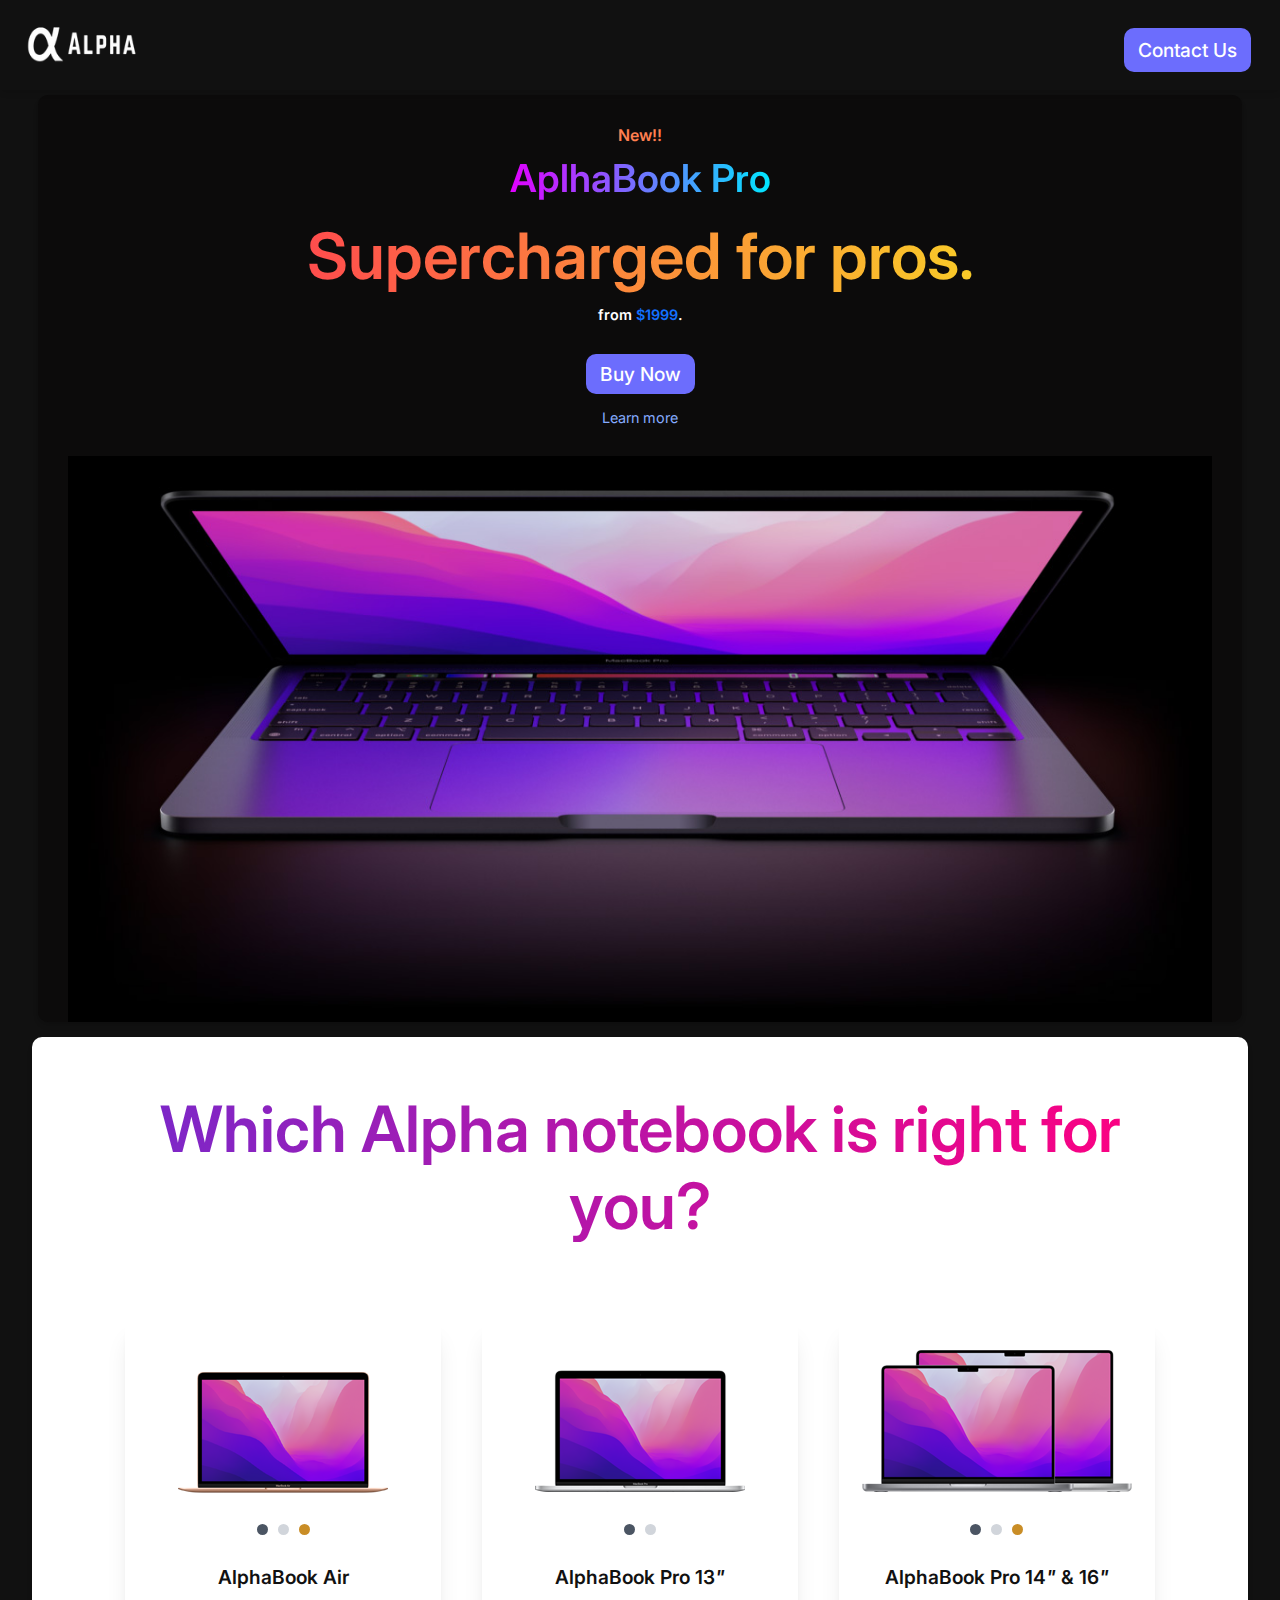
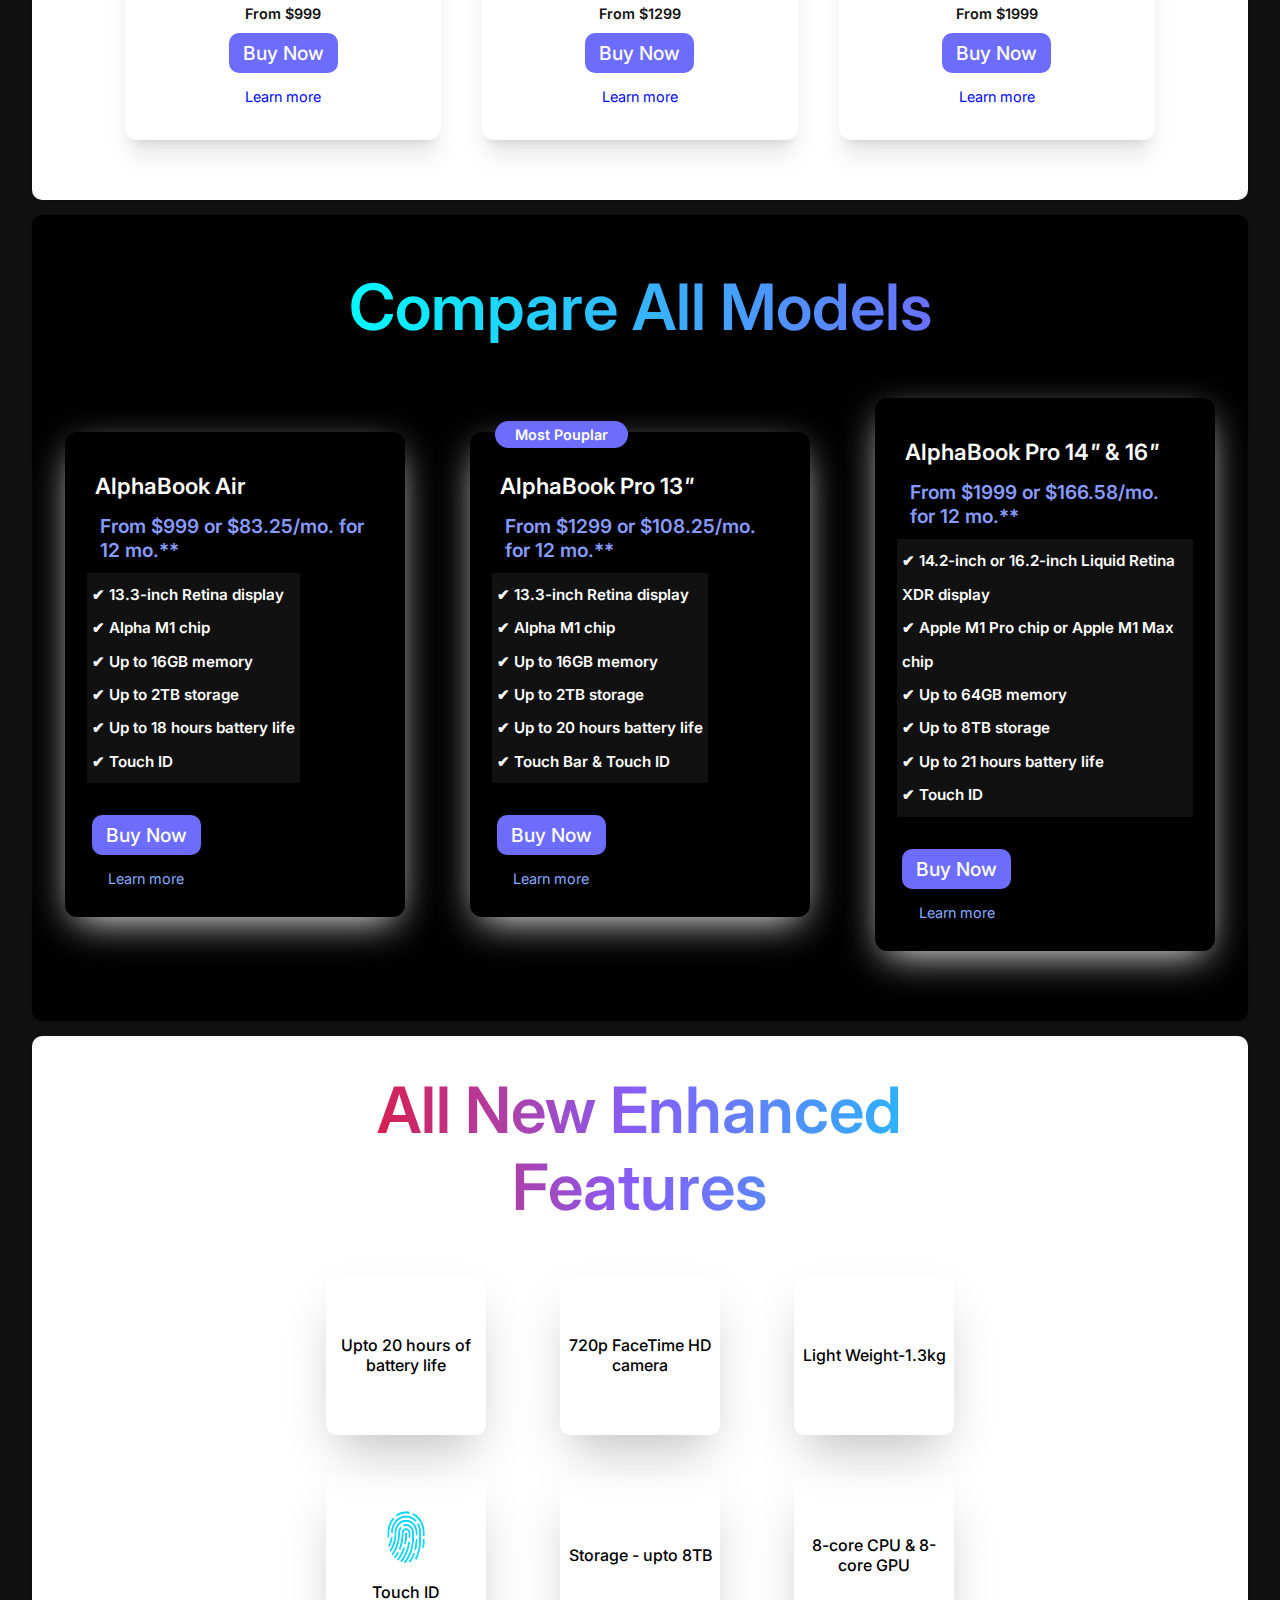
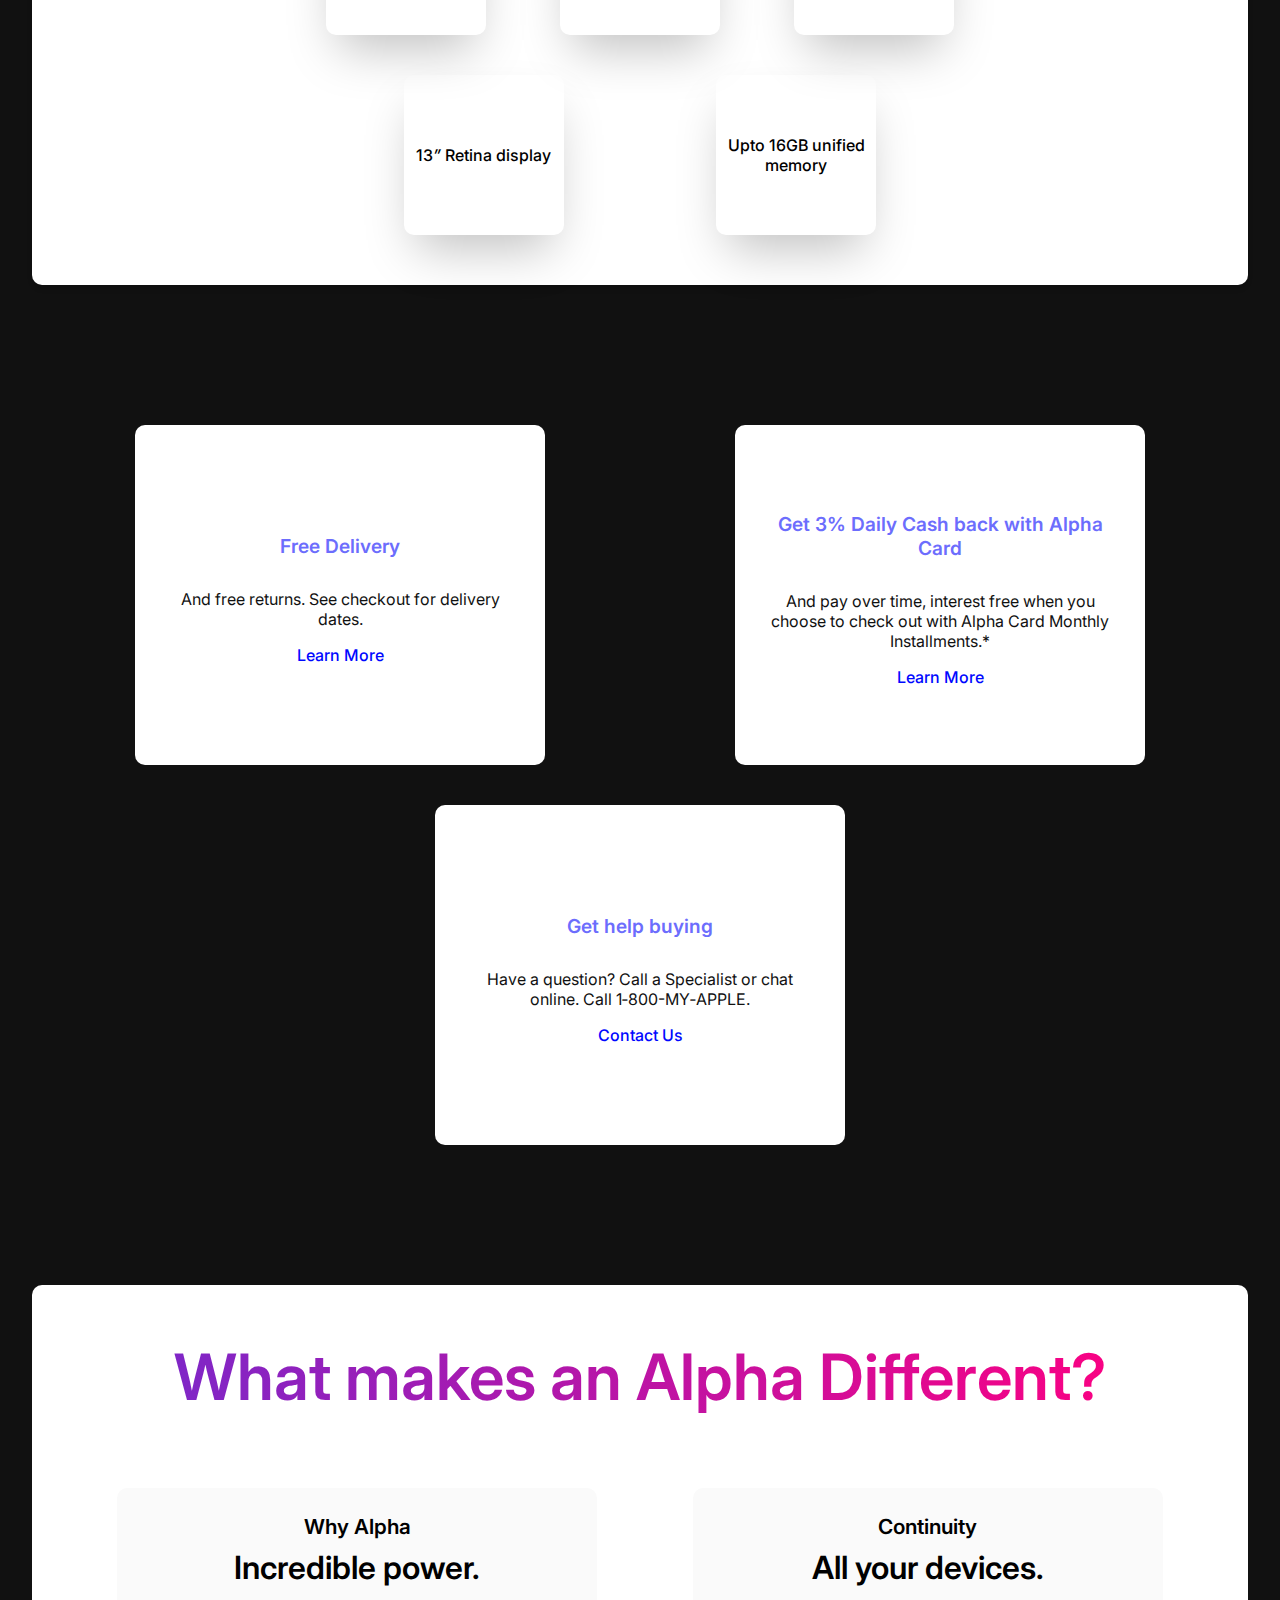
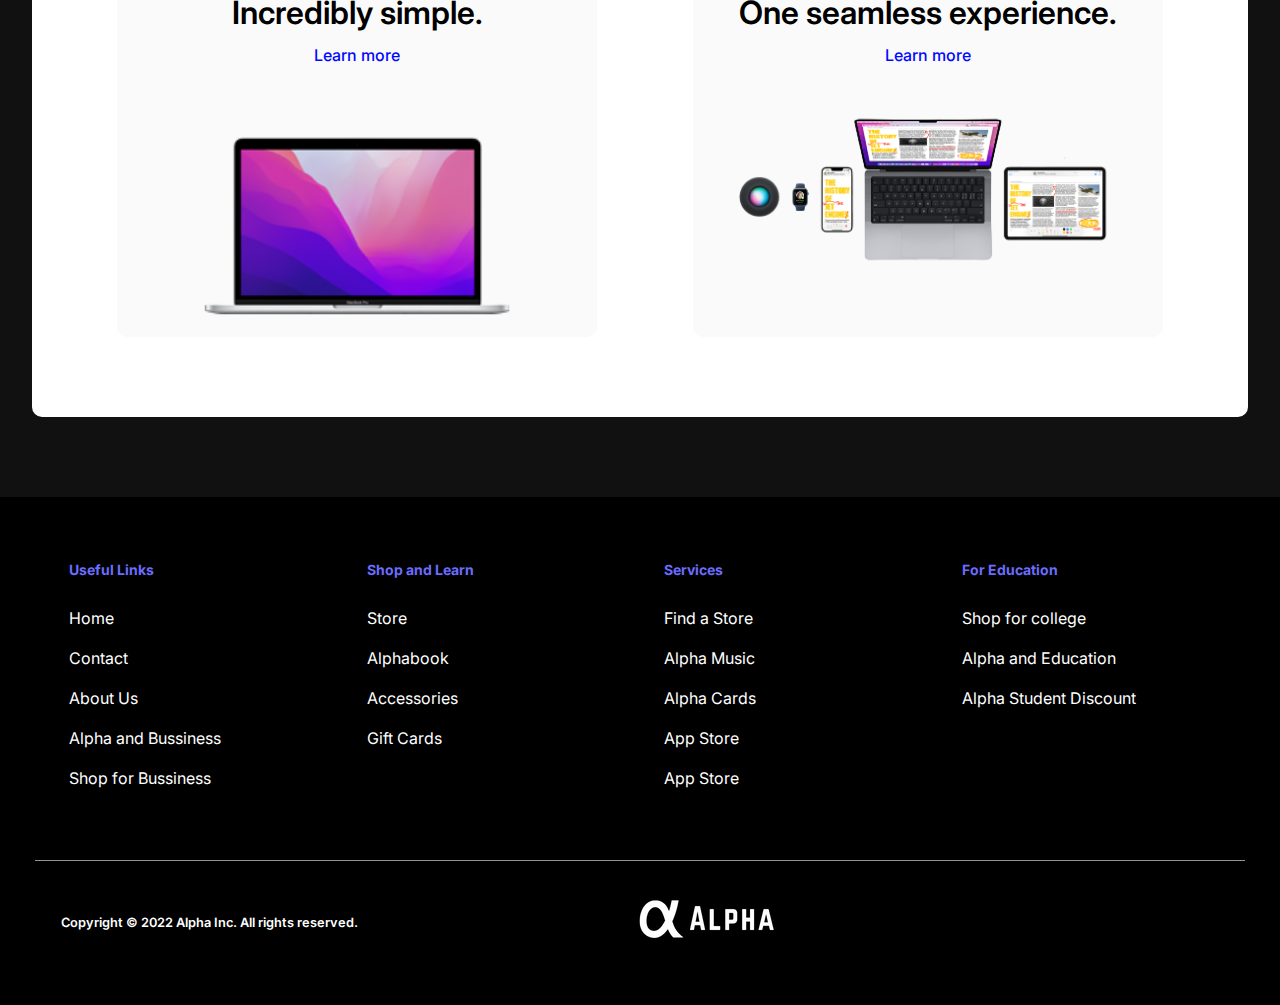
<file: index.html>
<!DOCTYPE html>
<html lang="en">

<head>
    <meta charset="UTF-8">
    <meta http-equiv="X-UA-Compatible" content="IE=edge">
    <meta name="viewport" content="width=device-width, initial-scale=1.0">
    <link rel="stylesheet" href="./styles/styles.css" />
    <link rel="stylesheet" href="./styles/responsive.css" />
    <link rel="preconnect" href="https://fonts.googleapis.com">
    <link rel="preconnect" href="https://fonts.gstatic.com" crossorigin>
    <link href="https://fonts.googleapis.com/css2?family=Inter:wght@400;500;600;700;800;900&display=swap"
        rel="stylesheet">
    <link rel="stylesheet" href="https://unicons.iconscout.com/release/v4.0.0/css/line.css">
    <script src="https://ajax.googleapis.com/ajax/libs/jquery/3.3.1/jquery.min.js"></script>
    <title>Alpha Store</title>
</head>

<body>
    <!-- Navbar -->
    <header class="header">
        <a href="/">
            <div class="logo">
                <img src="./assets/alpha-logo.png" />
            </div>
        </a>
        <div class="nav">
            <ul>
                <a href="/">
                    <li><i class="uil uil-estate"></i></li>
                </a>
                <a href="#sec-2">
                    <li><i class="uil uil-laptop"></i></li>
                </a>
                <a href="#sec-3">
                    <li><i class="uil uil-rupee-sign"></i></li>
                </a>
                <a href="#sec-4">
                    <li><i class="uil uil-fire"></i></li>
                </a>

            </ul>
        </div>

        <div class="btn">
            <a href="./pages/contact-us.html">
                <button>Contact Us</button>
            </a>
        </div>
    </header>
    <!-- Hero Section -->
    <section class="hero-section" id="sec-1">
        <div class="hero-content">
            <span>New!!</span>
            <p>AplhaBook Pro</p>
            <h2>Supercharged for pros.</h2>
            <h4>from <span>$1999</span>.</h4>
        </div>
        <div class="hero-action">
            <button>
                Buy Now
            </button>
            <a href="/">Learn more <i class="uil uil-angle-right"></i></a>
        </div>

        <div class="hero-image">
            <img src="./assets/aplhabook-hero-image.jpg" />
        </div>

    </section>

    <!-- Category/Model Section -->
    <section class="model-section" id="sec-2">
        <h2>Which Alpha notebook is right for you?</h2>
        <div class="model-container">
            <div class="model-card ">
                <div>
                    <img src="./assets/alphabook-air.png" />
                </div>
                <div class="model-color">
                    <div class="model-color-1"></div>
                    <div class="model-color-2"></div>
                    <div class="model-color-3"></div>

                </div>
                <h3>AlphaBook Air</h3>
                <h4>From $999</h4>
                <div class="model-action">
                    <button>
                        Buy Now
                    </button>
                    <a href="/">Learn more <i class="uil uil-angle-right"></i></a>
                </div>
            </div>
            <div class="model-card ">
                <div>
                    <img src="./assets/aplhabook-pro.png" />
                </div>
                <div class="model-color">
                    <div class="model-color-1"></div>
                    <div class="model-color-2"></div>

                </div>
                <h3>AlphaBook Pro 13<em>"</em></h3>
                <h4>From $1299</h4>
                <div class="model-action">
                    <button>
                        Buy Now
                    </button>
                    <a href="/">Learn more <i class="uil uil-angle-right"></i></a>
                </div>
            </div>
            <div class="model-card ">
                <div>
                    <img src="./assets/alphabook-pro-14.png" />
                </div>
                <div class="model-color">
                    <div class="model-color-1"></div>
                    <div class="model-color-2"></div>
                    <div class="model-color-3"></div>

                </div>
                <h3>AlphaBook Pro 14<em>"</em> & 16<em>"</em></h3>
                <h4>From $1999</h4>
                <div class="model-action">
                    <button>
                        Buy Now
                    </button>
                    <a href="/">Learn more <i class="uil uil-angle-right"></i></a>
                </div>
            </div>
        </div>
    </section>
    <!-- Models Comparison Section -->
    <section class="pricing-section" id="sec-3">
        <h2>Compare All Models</h2>
        <div class="pricing-container">
            <div class="pricing-card">
                <div>
                    <h3>AlphaBook Air</h3>
                    <h5>From $999 or $83.25/mo. for 12 mo.**</h5>
                </div>
                <ul>
                    <li> ✔ 13.3-inch Retina display</li>
                    <li> ✔ Alpha M1 chip</li>
                    <li> ✔ Up to 16GB memory</li>
                    <li> ✔ Up to 2TB storage</li>
                    <li> ✔ Up to 18 hours battery life</li>
                    <li> ✔ Touch ID</li>
                </ul>
                <div class="pricing-action">
                    <button>
                        Buy Now
                    </button>
                    <a href="/">Learn more <i class="uil uil-angle-right"></i></a>
                </div>
            </div>
            <div class="pricing-card">
                <div class="pricing-special">
                    Most Pouplar
                </div>
                <div>
                    <h3>AlphaBook Pro 13<em>"</em></h3>
                    <h5>From $1299 or $108.25/mo. for 12 mo.**</h5>
                </div>
                <ul>
                    <li> ✔ 13.3-inch Retina display</li>
                    <li> ✔ Alpha M1 chip</li>
                    <li> ✔ Up to 16GB memory</li>
                    <li> ✔ Up to 2TB storage</li>
                    <li> ✔ Up to 20 hours battery life</li>
                    <li> ✔ Touch Bar & Touch ID</li>
                </ul>
                <div class="pricing-action">
                    <button>
                        Buy Now
                    </button>
                    <a href="/">Learn more <i class="uil uil-angle-right"></i></a>
                </div>
            </div>
            <div class="pricing-card">
                <div class="feature-title">
                    <h3>AlphaBook Pro 14<em>"</em> & 16<em>"</em></h3>
                    <h5>From $1999 or $166.58/mo. for 12 mo.**</h5>
                </div>
                <ul>
                    <li> ✔ 14.2-inch or 16.2-inch Liquid Retina XDR display</li>
                    <li> ✔ Apple M1 Pro chip or Apple M1 Max chip</li>
                    <li> ✔ Up to 64GB memory</li>
                    <li> ✔ Up to 8TB storage</li>
                    <li> ✔ Up to 21 hours battery life</li>
                    <li> ✔ Touch ID</li>
                </ul>
                <div class="pricing-action">
                    <button>
                        Buy Now
                    </button>
                    <a href="/">Learn more <i class="uil uil-angle-right"></i></a>
                </div>
            </div>

        </div>
    </section>
    <!-- Features Section -->
    <section class="feature-section" id="sec-4">
        <h2>All New Enhanced Features</h2>
        <div class="feature-container">
            <div class="feature-content">
                <i class="uil uil-battery-bolt"></i>
                <p>Upto 20 hours of battery life</p>
            </div>
            <div class="feature-content">
                <i class="uil uil-video"></i>
                <p>720p FaceTime HD camera</p>
            </div>
            <div class="feature-content">
                <i class="uil uil-weight"></i>
                <p>Light Weight-1.3kg</p>
            </div>
            <div class="feature-content">
                <img src="./assets/fingerprint-1.png" class="feature-img" />
                <p>Touch ID</p>
            </div>
            <div class="feature-content">
                <i class="uil uil-hdd"></i>
                <p>Storage - upto 8TB</p>
            </div>
            <div class="feature-content">
                <i class="uil uil-circuit"></i>
                <p>8-core CPU & 8-core GPU</p>
            </div>
            <div class="feature-content">
                <i class="uil uil-monitor"></i>
                <p>13<em>”</em> Retina display</p>
            </div>
            <div class="feature-content">
                <i class="uil uil-processor"></i>
                <p>Upto 16GB unified memory</p>
            </div>
        </div>

    </section>
    <!-- Services Section -->
    <section class="service-section" id="sec-4">
        <div class="service-container">
            <div class="service-content">
                <i class="uil uil-box"></i>
                <h5>Free Delivery</h5>
                <p>And free returns. See checkout for delivery dates.</p>
                <a href="/">Learn More <i class="uil uil-angle-right"></i></a>
            </div>
            <div class="service-content">
                <i class="uil uil-usd-circle"></i>
                <h5>Get 3% Daily Cash back with Alpha Card</h5>
                <p>And pay over time, interest free when you choose to check out with Alpha Card Monthly Installments.*
                </p>
                <a href="/">Learn More <i class="uil uil-angle-right"></i></a>
            </div>
            <div class="service-content">
                <i class="uil uil-comments"></i>
                <h5>Get help buying</h5>
                <p>Have a question? Call a Specialist or chat online. Call 1‑800-MY‑APPLE.</p>
                <a href="/">Contact Us <i class="uil uil-angle-right"></i></a>
            </div>
        </div>
    </section>
    <!-- Promo Section -->
    <section class="promo-section">
        <h2>What makes an Alpha Different?</h2>
        <div class="promo-container">
            <div class="promo-content promo-img-1">
                <p>Why Alpha</p>
                <h3>Incredible power.</h3>
                <h3> Incredibly simple.</h3>
                <a href="/">Learn more <i class="uil uil-angle-right"></i></a>
                <img src="./assets/aplhabook-pro.png" />
            </div>
            <div class="promo-content promo-img-2">
                <p>Continuity</p>
                <h3>All your devices.</h3>
                <h3>One seamless experience.</h3>
                <a href="/">Learn more <i class="uil uil-angle-right"></i></a>
                <img src="./assets/alpha-extras-2.png" />
            </div>
        </div>
    </section>
    <!-- Footer Section -->
    <footer class="footer">
        <section class="footer-container-1">
            <div class="footer-wrapper">
                <h4>Useful Links</h4>
                <p>Home</p>
                <p>Contact</p>
                <p>About Us</p>
                <p>Alpha and Bussiness</p>
                <p>Shop for Bussiness</p>
            </div>
            <div class="footer-wrapper">
                <h4>Shop and Learn</h4>
                <p>Store</p>
                <p>Alphabook</p>
                <p>Accessories</p>
                <p>Gift Cards</p>
            </div>
            <div class="footer-wrapper">
                <h4>Services</h4>
                <p>Find a Store</p>
                <p>Alpha Music</p>
                <p>Alpha Cards</p>
                <p>App Store </p>
                <p>App Store </p>
            </div>
            <div class="footer-wrapper">
                <h4>For Education</h4>
                <p>Shop for college</p>
                <p>Alpha and Education</p>
                <p>Alpha Student Discount</p>
            </div>
        </section>
        <hr/>   
        <div class="footer-container-2">
            <p>Copyright © 2022 Alpha Inc. All rights reserved.</p>
            <div class="footer-logo">
             <img src="./assets/alpha-logo.png" />
            </div>
            <div class="footer-social-icons">
                <a href="https://twitter.com/raivikas200"  target="_blank" ><i class="uil uil-twitter"></i></a>
                <a href="https://facebook.com/raiv200" target="_blank"><i class="uil uil-facebook-f"></i></a>
                <a href="https://www.linkedin.com/in/vikas-rai-7a5309202/" target="_blank"><i class="uil uil-linkedin"></i></a>

            </div>
        </div>
    </footer>

</body>
<script type="text/javascript" src="./scripts/index.js"></script>

</html>
</file>
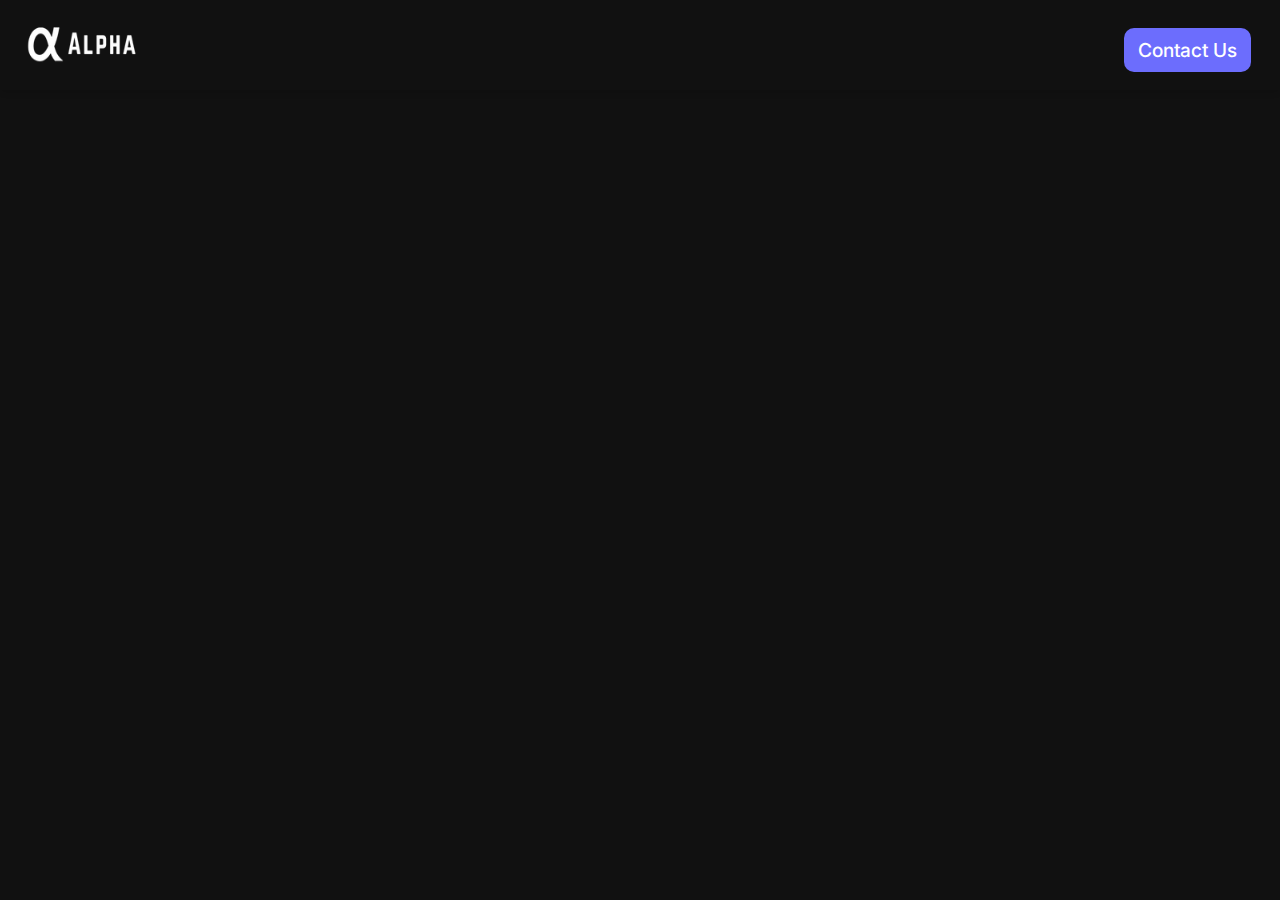
<file: contact-us.html>
<!DOCTYPE html>
<html lang="en">

<head>
    <meta charset="UTF-8">
    <meta http-equiv="X-UA-Compatible" content="IE=edge">
    <meta name="viewport" content="width=device-width, initial-scale=1.0">
    <link rel="stylesheet" href="./styles.css" />
    <link rel="stylesheet" href="./responsive.css" />
    <link rel="preconnect" href="https://fonts.googleapis.com">
    <link rel="preconnect" href="https://fonts.gstatic.com" crossorigin>
    <link href="https://fonts.googleapis.com/css2?family=Inter:wght@400;500;600;700;800;900&display=swap"
        rel="stylesheet">
    <link rel="stylesheet" href="https://unicons.iconscout.com/release/v4.0.0/css/line.css">
    <script src="https://ajax.googleapis.com/ajax/libs/jquery/3.3.1/jquery.min.js"></script>
    <title>Alpha Store</title>
</head>

<body>
    <!-- Navbar -->
    <header class="header">
        <a href="/">
            <div class="logo">
                <img src="./assets/alpha-logo.png" />
            </div>
        </a>
        <div class="nav">
            <ul>

                <a href="/">
                    <li><i class="uil uil-estate"></i></li>
                </a>
                <a href="#sec-2">
                    <li><i class="uil uil-laptop"></i></li>
                </a>
                <a href="#sec-3">
                    <li><i class="uil uil-rupee-sign"></i></li>
                </a>
                <a href="#sec-4">
                    <li><i class="uil uil-fire"></i></li>
                </a>

            </ul>
        </div>

        <div class="btn">
            <a href="contact-us.html">
                <button>Contact Us</button>
            </a>
        </div>
    </header>
    
</body>
</html>
</file>
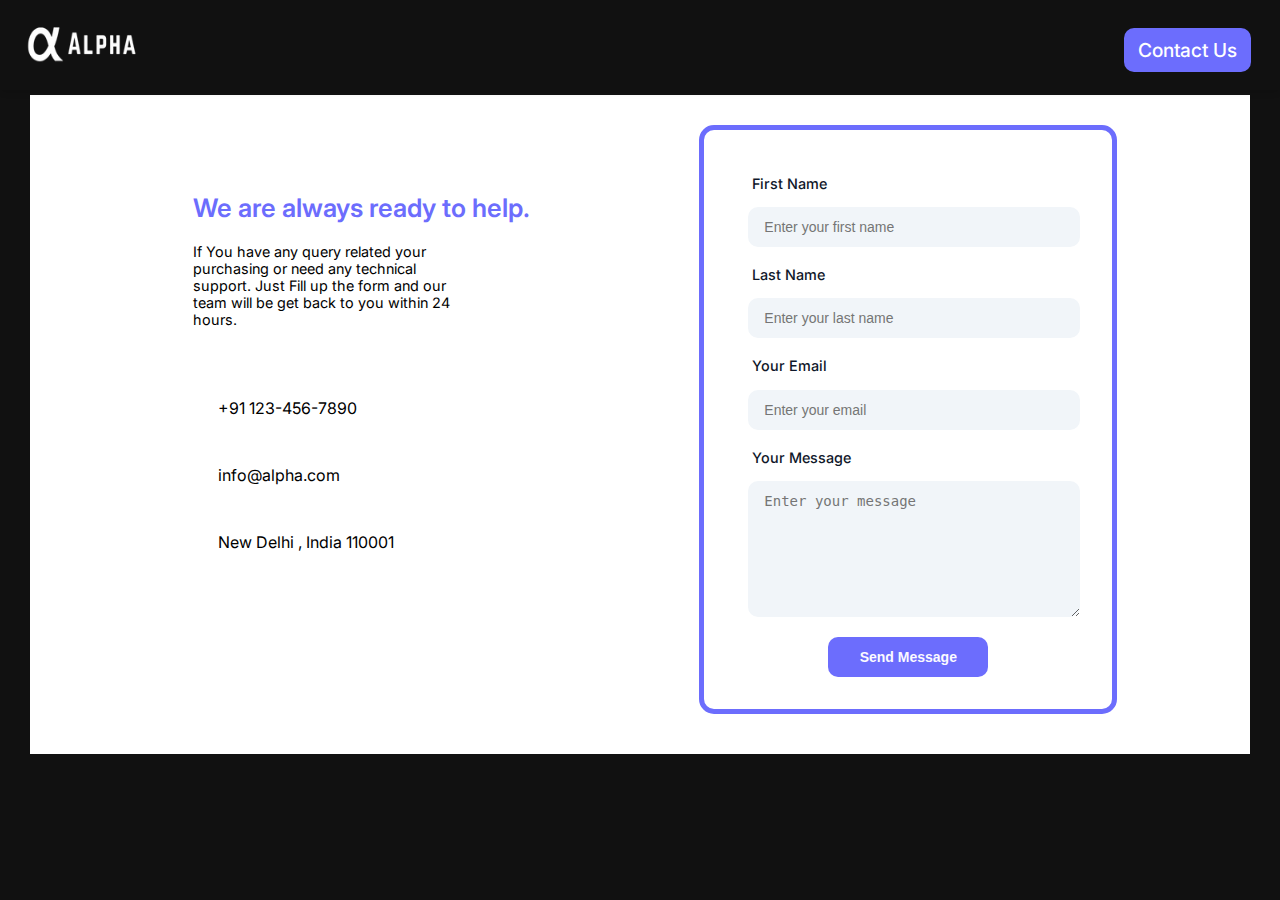
<file: pages/contact-us.html>
<!DOCTYPE html>
<html lang="en">

<head>
    <meta charset="UTF-8">
    <meta http-equiv="X-UA-Compatible" content="IE=edge">
    <meta name="viewport" content="width=device-width, initial-scale=1.0">
    <link rel="stylesheet" href="../styles/styles.css" />
    <link rel="stylesheet" href="../styles/responsive.css" />
    <link rel="stylesheet" href="../styles/contact-us.css" />
    <link rel="preconnect" href="https://fonts.googleapis.com">
    <link rel="preconnect" href="https://fonts.gstatic.com" crossorigin>
    <link href="https://fonts.googleapis.com/css2?family=Inter:wght@400;500;600;700;800;900&display=swap"
        rel="stylesheet">
    <link rel="stylesheet" href="https://unicons.iconscout.com/release/v4.0.0/css/line.css">
    <script src="https://ajax.googleapis.com/ajax/libs/jquery/3.3.1/jquery.min.js"></script>
    <title>Alpha Store</title>
</head>

<body>
    <!-- Navbar -->
    <header class="header">
        <a href="/">
            <div class="logo">
                <img src="../assets/alpha-logo.png" />
            </div>
        </a>
        <div class="nav">
            <ul>

                <a href="/">
                    <li><i class="uil uil-estate"></i></li>
                </a>
                <a href="#sec-2">
                    <li><i class="uil uil-laptop"></i></li>
                </a>
                <a href="#sec-3">
                    <li><i class="uil uil-rupee-sign"></i></li>
                </a>
                <a href="#sec-4">
                    <li><i class="uil uil-fire"></i></li>
                </a>

            </ul>
        </div>

        <div class="btn">
            <a href="./contact-us.html">
                <button>Contact Us</button>
            </a>
        </div>
    </header>
    <!-- Contact Us Section -->
    <section class="contact">
        <div class="contact-left">
            <div class="contact-quote">
                <h2>We are always ready to help.</h2>
                <p>If You have any query related your purchasing or need any technical support. Just Fill up the form
                    and our team will be get back to you within 24 hours.</p>
            </div>
            <div class="contact-content">
                <p><i class="uil uil-phone-volume"></i> +91 123-456-7890</p>
                <p><i class="uil uil-envelope-add"></i> info@alpha.com</p>
                <p><i class="uil uil-map-marker"></i> New Delhi , India 110001</p>
            </div>
            <div class="contact-social">
                <a href="https://www.facebook.com/raiv200/" target="_blank"><i class="uil uil-twitter"></i></a>
                <a href="https://facebook.com/raiv200" target="_blank"><i class="uil uil-facebook-f"></i></a>
                <a href="https://www.linkedin.com/in/vikas-rai-7a5309202/" target="_blank"><i
                        class="uil uil-linkedin"></i></a>
            </div>

        </div>
        <div class="contact-right">
            <div class="contact-form">
                <form>
                    <div class="contact-input">
                        <label for="first-name">First Name</label>
                        <input id=" first-name" type="text" name="first-name" placeholder="Enter your first name" />
                    </div>
                    <div class="contact-input">
                        <label for="last-name">Last Name</label>
                        <input id=" last-name" type="text" name="last-name" placeholder="Enter your last name" />
                    </div>
                    <div class="contact-input">
                        <label for="email">Your Email</label>
                        <input id=" email" type="email" name="email" placeholder="Enter your email" />
                    </div>
                    <div class="contact-input">
                        <label for="message">Your Message</label>
                        <textarea id="message"  rows="5" cols="50" name="message" placeholder="Enter your message"></textarea>
                    </div>
                    <div class="button">
                        <button type="submit">Send Message</button>
                    </div>
                </form>
            </div>
        </div>
    </section>


</body>

</html>
</file>
<file: styles/styles.css>
body {
  margin: 0;
  padding: 0;

  background-color: #111;
  scroll-behavior: smooth;
}
/* Navbar Styles */
.header {
  display: flex;
  align-items: center;
  justify-content: space-between;
  box-shadow: 0 4px 6px -1px rgb(0 0 0 / 0.1), 0 2px 4px -2px rgb(0 0 0 / 0.1);
  position:fixed;
  top: 0;
  width:100%;
  z-index: 100;
  background-color: #111;
  height:5rem;
  padding-top:10px;
}
.header > a {
  text-decoration: none;
  font-size: 2.2rem;
  font-family: "Inter", sans-serif;
  color: #fff;
  padding: 0 2px;
  cursor:pointer;
}

.header > a > div >img {
  height: 90px;
  width: 120px;
  margin-left: 20px;
}

.nav {
  display: flex;
  justify-content: space-between;
  align-items: center;
}
.nav > ul {
  list-style: none;
  margin: 0;
  padding: 0;
  display: flex;
  align-items: baseline;
}
.nav > ul > a {
  text-decoration: none;
  font-size: 1.8rem;
  color: rgb(255, 255, 255);
  font-weight: 600;
  font-family: "Inter", sans-serif;
  cursor:pointer;
}

.nav > ul > a > li {
  padding: 6px 10px;
  margin: 2px;
  margin-left: 1.6rem;
  border-radius: 12px;
}
.nav > ul > a > li:hover,
.nav > ul > a > li:active {
  background-color: #6c6dfd;
  border-radius: 12px;
  color: #fff;
  transition: ease-in;
  transition-duration: 300ms;
  transform: translateY(-4px);
}

.btn {
  padding: 1.5rem;
  text-align: center;
}
.btn > a {
  text-decoration: none;
  cursor:pointer;
}
.btn > a > button {
  margin: 5px;
  padding: 10px 14px;
  font-size: 1.2rem;
  font-weight: 500;
  font-family: "Inter", sans-serif;
  background-color: #6c6dfd;
  border: none;
  border-radius: 10px;
  color: #fff;
}

.btn button:hover,
.btn button:active {
  background-color: #4444d1;
  color: #fff;
  transition: ease-in-out;
  transition-duration: 400ms;
}

/* Hero Section Styles */
.hero-section {
  display: flex;
  align-items: center;
  justify-content: flex-end;
  flex-direction: column;
  background-color: rgb(12, 11, 11);
  margin: 15px auto;
  width: 94%;
  border-radius: 10px;
  box-shadow: 0 4px 6px -1px rgb(0 0 0 / 0.1), 0 2px 4px -2px rgb(0 0 0 / 0.1);
  animation-name: reveal;
  animation-duration: 3s;
  margin-top:95px;
}
.hero-content {
  display: flex;
  align-items: center;
  justify-content: center;
  flex-direction: column;
  margin-bottom: 20px;
  margin-top: 30px;
}
.hero-content > span {
  color: coral;
  font-size: 1rem;
  font-weight: 600;
  font-family: "Inter", sans-serif;
}
.hero-content > p {
  color: #fff;
  font-size: 2.4rem;
  font-weight: 600;
  font-family: "Inter", sans-serif;
  margin: 10px;
  background: linear-gradient(90deg, #e100ff, #00e7ff);
    -webkit-background-clip: text;
    -webkit-text-fill-color: transparent;
}
.hero-content > h2 {
  color: #fff;
  font-size: 4rem;
  font-weight: 600;
  font-family: "Inter", sans-serif;
  margin: 6px;
  text-align: center;
  background: linear-gradient(90deg, #ff4d4d, #f9cb28);
  -webkit-background-clip: text;
  -webkit-text-fill-color: transparent;
}
.hero-content > h4 {
  color: #fff;
  font-size: 0.9rem;
  font-weight: 600;
  font-family: "Inter", sans-serif;
  margin: 6px;
}
.hero-content > h4 > span {
  color: rgb(19, 113, 255);
}
.hero-action {
  display: flex;
  align-items: center;
  justify-content: center;
  flex-direction: column;
}
.hero-action > button {
  margin: 5px;
  padding: 8px 14px;
  font-size: 1.2rem;
  font-weight: 500;
  font-family: "Inter", sans-serif;
  background-color: #6c6dfd;
  border: none;
  border-radius: 10px;
  color: #fff;
}
.hero-action > button:hover {
  background-color: #4444d1;
  transition: ease-in;
  transition-duration: 300ms;
}
.hero-action > a {
  color:#86abff;
  font-size: 0.9rem;
  font-weight: 400;
  font-family: "Inter", sans-serif;
  text-decoration: none;
  margin-top: 10px;
  cursor:pointer;
}

.hero-image {
  display: flex;
  align-items: center;
  justify-content: center;
}
.hero-image > img {
  width: 95%;
  max-width: 100%;
  margin-top: 30px;
}
/* Model-section  */

.model-section {
  display: flex;
  align-items: center;
  justify-content: space-around;
  flex-direction: column;
  background-color: #ffffff;
  margin: 15px auto;
  width: 95%;
  border-radius: 10px;
  box-shadow: 0 4px 6px -1px rgb(0 0 0 / 0.1), 0 2px 4px -2px rgb(0 0 0 / 0.1);
}

.model-section > h2 {
  width: 85%;
  text-align: center;
  font-size: 4rem;
  font-weight: 600;
  font-family: "Inter", sans-serif;
  background: linear-gradient(90deg, #7928ca, #ff0080);
  -webkit-background-clip: text;
  -webkit-text-fill-color: transparent;
}
.model-container {
  width: 88%;
  display: flex;
  align-items: center;
  flex-wrap: wrap;
  justify-content: space-around;
  padding-bottom: 40px;
  animation-name: reveal-top;
  animation-duration: 0.4s;
}

.model-card {
  display: flex;
  flex-direction: column;
  align-items: center;
  justify-content: center;
  padding: 10px 20px 20px;
  margin: 20px 2px;
  border-radius: 12px;
  background-color: rgb(255, 255, 255);
  color: #111;
  box-shadow: 0 20px 25px -5px rgb(0 0 0 / 0.1),
    0 8px 10px -6px rgb(0 0 0 / 0.1);
}
.model-card:hover {
  transition: ease-in;
  transition-duration: 300ms;
  border-radius: 12px;
  background-color: #bec5ff;
  color: #111;
}
.model-card > div > img:hover {
  transform: scale(1.07);
  transition: ease-in;
  transition-duration: 300ms;
}
.model-card > h3 {
  color: #111;
  font-size: 1.2rem;
  font-weight: 600;
  font-family: "Inter", sans-serif;
  margin: 10px;
}
.model-card > h4 {
  color: #111;
  font-size: 0.9rem;
  font-weight: 600;
  font-family: "Inter", sans-serif;
  margin: 6px;
}
.model-card > * {
  margin-bottom: 15px;
}
.model-color {
  display: flex;
  align-items: center;
  justify-content: center;
  margin-top: 6px;
}
.model-color > * {
  margin: 5px;
}
.model-color-1 {
  width: 11px;
  height: 11px;
  border-radius: 100%;
  background-color: rgb(75 85 99);
}
.model-color-2 {
  width: 11px;
  height: 11px;
  border-radius: 100%;
  background-color: rgb(209 213 219);
}
.model-color-3 {
  width: 11px;
  height: 11px;
  border-radius: 100%;
  background-color: rgb(201, 141, 38);
}
.model-action {
  display: flex;
  align-items: center;
  justify-content: center;
  flex-direction: column;
}
.model-action > button {
  margin: 5px;
  padding: 8px 14px;
  font-size: 1.2rem;
  font-weight: 500;
  font-family: "Inter", sans-serif;
  background-color: #6c6dfd;
  border: none;
  border-radius: 10px;
  color: #fff;
}
.model-action > button:hover {
  background-color: #4444d1;
  transition: ease-in;
  transition-duration: 300ms;
}
.model-action > a {
  color:#0008ff;
  font-size: 0.9rem;
  font-weight: 400;
  font-family: "Inter", sans-serif;
  margin-top: 10px;
  cursor:pointer;
  text-decoration: none;
}

/* Models Comparison  Section  */
.pricing-section {
  display: flex;
  align-items: center;
  justify-content: space-around;
  flex-direction: column;
  background-color: #000000;
  margin: 15px auto;
  width: 95%;
  border-radius: 10px;
  box-shadow: 0 4px 6px -1px rgb(0 0 0 / 0.1), 0 2px 4px -2px rgb(0 0 0 / 0.1);
}
.pricing-section > h2 {
  width: 50%;
  text-align: center;
  font-size: 4rem;
  font-weight: 600;
  font-family: "Inter", sans-serif;
  background: linear-gradient(90deg, #00fdff, #6c6dfd);
  -webkit-background-clip: text;
  -webkit-text-fill-color: transparent;
}
.pricing-container {
  width: 100%;
  display: flex;
  align-items: center;
  flex-wrap: wrap;
  justify-content: space-around;
  padding-bottom: 40px;
}
.pricing-card {
  position: relative;
  display: flex;
  width: 300px;
  flex-direction: column;
  align-items: flex-start;
  justify-content: center;
  margin-bottom: 30px;
  padding: 30px 20px;
  /* border: 4px solid red; */
  /* box-shadow: 0 20px 25px -5px rgb(0 0 0 / 0.1), 0 8px 10px -6px rgb(0 0 0 / 0.1); */
  box-shadow: 0 12px 40px -10px #ffffff;
  border-radius: 12px;
  transition: all 0.3s ease-in-out;
}
.pricing-card:hover {
  transform: scale(1.03);
  box-shadow: 0 15px 50px 1px #ffffff;
}
.pricing-title {
  margin-top: 0;
}
.pricing-card > div > h3 {
  color: #fff;
  font-size: 1.4rem;
  font-weight: 600;
  font-family: "Inter", sans-serif;
  margin: 10px 10px 15px;
}
.pricing-card > div > h5 {
  color: #889cff;
  font-size: 1.2rem;
  font-weight: 600;
  font-family: "Inter", sans-serif;
  margin: 6px 15px;
}
.pricing-card > ul {
  background-color: #111;
  list-style: none;
  margin: 5px;
  padding: 0;
  align-items: baseline;
  font-size: 0.95rem;
  color: #fff;
  font-weight: 600;
  font-family: "Inter", sans-serif;
  line-height: 2.2;
  padding: 5px;
  margin: 5px 2px;
}

.pricing-action {
  display: flex;
  align-items: center;
  justify-content: center;
  flex-direction: column;
  padding: 22px 2px 0;
}
.pricing-action > button {
  margin: 5px;
  padding: 8px 14px;
  font-size: 1.2rem;
  font-weight: 500;
  font-family: "Inter", sans-serif;
  background-color: #6c6dfd;
  border: none;
  border-radius: 10px;
  color: #fff;
}
.pricing-action > button:hover {
  /* background-color:#4444d1; */
  background-color: rgb(255, 255, 255);
  color: #6c6dfd;
  transition: ease-in;
  transition-duration: 300ms;
}
.pricing-action > a {
  color:#86abff;
  font-size: 0.9rem;
  font-weight: 400;
  font-family: "Inter", sans-serif;
  margin-top: 10px;
  cursor:pointer;
  text-decoration: none;
}
.pricing-special {
  position: absolute;
  top: -16px;
  left: 20px;
  margin: 5px;
  padding: 5px 20px;
  font-size: 0.9rem;
  font-weight: 600;
  font-family: "Inter", sans-serif;
  background-color: #6c6dfd;
  border: none;
  border-radius: 25px;
  color: #fff;
}

/* Features Section  */

.feature-section {
  display: flex;
  align-items: center;
  justify-content: center;
  flex-direction: column;
  background-color: #ffffff;
  margin: 15px auto;
  width: 95%;
  border-radius: 10px;
  box-shadow: 0 4px 6px -1px rgb(0 0 0 / 10%), 0 2px 4px -2px rgb(0 0 0 / 10%);
}
.feature-section > h2 {
  width: 65%;
  text-align: center;
  font-size: 4rem;
  font-weight: 600;
  font-family: "Inter", sans-serif;
  background: linear-gradient(90deg, #ff0000, #855ffb, #00dcff);
  -webkit-background-clip: text;
  -webkit-text-fill-color: transparent;
  margin: 35px 5px 0px;
}

.feature-container {
  display: flex;
  align-items: center;
  justify-content: space-evenly;
  flex-wrap: wrap;
  gap: 40px 30px;
  width: 59%;
  padding:50px;
}
.feature-content{
  display: flex;
  justify-content:center;
  align-items: center;
  flex-direction:column;
  width:160px;
  height:160px;
  border-radius:10px;
  box-shadow: 0 25px 50px -12px rgb(0 0 0 / 0.25);

}
.feature-content:hover {
     background-color: #8033fc;
     transition: all 0.3s ease-in;
     transform:translateY(-7px);
}
.feature-content:hover > p {
  color: #fff;
}
.feature-content > i {
  font-size: 3.2rem;
  font-weight: 600;

}
.feature-content > p{
  font-size: 1rem;
  font-weight: 500;
  margin:5px;
  font-family: "Inter", sans-serif;
 text-align: center;
}

.feature-img {
  width: 56px;
  height:4rem;
  padding:5px
}

/* Services section  */
.service-section {
  padding:50px 20px;
  margin: 70px 20px;
}
.service-container{
  display:flex;
  align-items: center;
  justify-content:space-around;
  flex-wrap:wrap;
 
}
.service-content{
  display: flex;
  align-items: center;
  justify-content: center;
  flex-direction: column;
  width: 350px;
  height: 290px;
  padding: 25px 30px;
  margin: 20px 10px;
  background-color: #fff;
  border-radius:10px;
  box-shadow: inset 0 0px 0 -1px #6c6dfd;
  transition: box-shadow 0.6s ease-in-out;
}
.service-content:hover{
  box-shadow: inset 0 -345px 0 -1px #6c6dfd;
  /* box-shadow: 0 25px 50px -12px rgba(255, 255, 255, 0.25); */
}
.service-content:hover >h5
{
  color:#fff;
  transition: all 0.6s ease-in-out;
}
.service-content >i{
  color:#b6c3ff;
  font-size: 3.8rem;
  font-weight: 600;
}
.service-content >h5 {
    color: #6c6dfd;
    font-size: 1.2rem;
    font-weight: 600;
    font-family: "Inter", sans-serif;
    margin: 10px 10px 15px;
    text-align: center;
}
.service-content >p {
  color:#111;
  font-size: 1rem;
  font-weight: 400;
  font-family: "Inter", sans-serif;
  text-align: center;
}
.service-content >a {
  text-decoration: none;
  color:#0008ff;
  font-size: 1rem;
  font-weight: 500;
  font-family: "Inter", sans-serif;
  cursor:pointer;
}

/* Promo Section  */

.promo-section{
  display:flex;
  align-items:center;
  justify-content:center;
  flex-direction:column;
  background-color: #ffffff;
  border-radius: 10px;
  width:95%;
  margin:auto;
}
.promo-section >h2{
    width: 85%;
    text-align: center;
    font-size: 4rem;
    font-weight: 600;
    font-family: "Inter", sans-serif;
    background: linear-gradient(90deg, #7928ca, #ff0080);
    -webkit-background-clip: text;
    -webkit-text-fill-color: transparent;
} 
.promo-container{
  display:flex;
  align-items: center;
  justify-content: space-evenly;
  flex-wrap: wrap;
  width:100%;
  margin-bottom: 60px                                                  ;
}
.promo-content{
  display: flex;
  align-items: center;
  justify-content:center;
  flex-direction: column;
  background-color: #fafafa;
  border-radius: 10px;
  padding:20px 40px;
  margin:20px 10px;
}
.promo-container > div:hover{
  box-shadow: 0 25px 50px -12px rgb(0 0 0 / 0.25);
  transition: all 0.3s ease-in;
}
.promo-content >p {
  color:#000000;
  font-size: 1.3rem;
  font-weight: 600;
  font-family: "Inter", sans-serif;
  margin:6px;
}
.promo-content >h3{
  color:#000000;
  font-size: 2rem;
  font-weight: 600;
  font-family: "Inter", sans-serif;
  margin:3px;

}
.promo-content >a {
  text-decoration: none;
  color: #0008ff;
  font-size: 1rem;
  font-weight: 500;
  font-family: "Inter", sans-serif;
  cursor: pointer;
  margin:10px;
}
.promo-img-1 > img{
  object-fit: contain;
  width:400px;
}
.promo-img-2 > img{
  object-fit: contain;
  width:390px;
  height: 242px;
}

/* Footer Section  */
.footer{
  display:flex;
  flex-direction: column;
  justify-content:space-between;
  padding:10px 3px;
  margin-top: 5rem;
  background-color:rgb(0, 0, 0);
}
 
.footer-container-1{
  display:grid;
  grid-template-columns: repeat(4, minmax(0, 1fr));
  justify-content:space-between;
  margin:8px 2px;
  padding:10px 40px;
}
.footer-wrapper{
  display:flex;
  flex-direction: column;
  align-items:flex-start;
  margin-top:1rem;
  font-size:1rem;
  color: rgb(255, 255, 255);
  margin-bottom: 1.5rem;
  margin-left:1.5rem;
  font-family: "Inter", sans-serif;
}
.footer-wrapper >h4{
  color:#6c6dfd;
 font-weight:bold;
 font-size:1rem;
 font-size: 0.875rem;
 line-height: 1.25rem;
}
.footer-wrapper >p{
  margin:10px 0px;
}
 hr{
  margin:auto;
  margin-top: 20px;
  border-top-color:rgb(229,231,235);;
  border-bottom:0;
  border-right:0;
  border-left:0;
  width:95%;
} 
.footer-container-2{
  display: flex;
  align-items: center;
  justify-content:space-between;
  flex-wrap: wrap;
  padding:10px 50px;
  margin-bottom: 10px;
}
.footer-container-2 >p {
  font-size: 0.8rem;
  line-height: 1rem;
  font-weight:600;
  padding:8px;
  color: rgb(255, 255, 255);
  font-family: "Inter", sans-serif;
}
.footer-logo{

  margin-left: -120px;
}
.footer-social-icons{
  display:flex;
  align-items: center;
  justify-content:center;
 
}
.footer-social-icons > a >i {
  font-size: 2rem;
  font-weight: 600;
  padding:10px;
}

/* Animations  */
@keyframes reveal {
  0% {
    transform: translateY(-10px);
    opacity: 0;
  }
  100% {
    transform: translateY(0);
    opacity: 1;
  }
}
@keyframes bounce {
  0%, 100% {
    transform: translateY(-25%);
    animation-timing-function: cubic-bezier(0.8, 0, 1, 1);
  }
  50% {
    transform: translateY(0);
    animation-timing-function: cubic-bezier(0, 0, 0.2, 1);
  }
}
@keyframes color-fill {
  0% {
    background-color: red;
    bottom:-100px;
    
  }
  100% {
    background-color: red;
    bottom:-100px; 
  }
}

/* Styling the scroll bar  */
::-webkit-scrollbar {
  width: 20px;
}

::-webkit-scrollbar-track {
  background-color: transparent;
}

::-webkit-scrollbar-thumb {
  background-color: #6c6dfd;
  border-radius: 20px;
  border: 6px solid transparent;
  background-clip: content-box;
}

::-webkit-scrollbar-thumb:hover {
  background-color: #4444d1;
}


.uil-battery-bolt{
  color:#0ED5FF;
}
.uil-video{
  color:#0ED5FF;
}
.uil-weight{
  color:#0ED5FF;
}
.uil-hdd{
  color:#0ED5FF;
}
.uil-circuit{
  color:#0ED5FF;
}
.uil-monitor{
  color:#0ED5FF;
}

.uil-processor{
  color:#0ED5FF;
}
.uil-twitter{
 color:#1DA1F2;
}
.uil-facebook-f{
 color:#2e89ff ;
}
.uil-linkedin{
 color:#0a66c2 ;
}
.uil-phone-volume{
  color:#4444d1;
}
.uil-envelope-add{
  color:#4444d1;
}
.uil-map-marker{
  color:#4444d1;
}
</file>
<file: styles/responsive.css>
@media only screen and (max-width: 820px) {
  .header {
    display: grid;
    grid-template-columns: auto auto;
  }
  .nav {
    margin-right: 25px;
  }
  .btn > a > button {
    display: none;
  }

  .hero-content > h2 {
    font-size: 3.5rem;
  }
  .model-section > h2 {
    width: 80%;
    font-size: 3.5rem;
  }
  .model-container {
    width: 90%;
  }
  .pricing-section > h2 {
    width: 80%;
    font-size: 3.5rem;
  }
  .feature-section > h2 {
    width: 85%;
    font-size: 2.2rem;
  }
  .promo-section > h2 {
    width: 80%;
    font-size: 3.5rem;
  }
  .promo-content > p {
    font-size: 1rem;
  }
  .promo-content > h3 {
    font-size: 1.6rem;
  }
  .footer-container-1 {
    grid-template-columns: repeat(3, minmax(0, 1fr));
  }
  .footer-container-2 {
    flex-direction: column;
    justify-content: center;
  }
  .footer-container-2 > p {
    font-size: 1rem;
  }
  .footer-logo {
    margin-left: 20px;
  }
}

@media only screen and (max-width: 680px) {
  .nav > ul > a {
    font-size: 1.5rem;
  }
  .nav > ul > a > li {
    margin-left: 1rem;
  }
  .model-section > h2 {
    width: 94%;
    font-size: 2.4rem;
  }
  .model-card {
    padding: 10px 10px 20px;
  }
  .model-section {
    width: 90%;
  }
  .hero-content > h2 {
    font-size: 3rem;
  }
  .hero-content > p {
    font-size: 1.5rem;
  }
  .hero-section {
    margin: 6px;
  }
  .pricing-section > h2 {
    width: 94%;
    font-size: 2.4rem;
  }
  .pricing-section {
    width: 90%;
  }
  .feature-section > h2 {
    width: 94%;
    font-size: 2.4rem;
  }
  .promo-section > h2 {
    width: 94%;
    font-size: 2.4rem;
  }
  .promo-content > p {
    font-size: 0.9rem;
  }
  .promo-content > h3 {
    font-size: 1.4rem;
  }
  .promo-img-1 > img {
    width: 300px;
  }
  .promo-img-2 > img {
    width: 300px;
  }
  .promo-content {
    padding: 20px 20px;
  }
  .footer-container-1 {
    grid-template-columns: repeat(2, minmax(0, 1fr));
  }
  .footer-container-2 {
    flex-direction: column;
    justify-content: center;
  }
  .footer-logo {
    margin-left: 0px;
  }
  
}

@media only screen and (max-width: 420px) {
  .nav {
    margin-right: 6px;
  }
  .nav > ul > a {
    font-size: 1.2rem;
  }
  .nav > ul > a > li {
    margin: 5px;
    margin-left: 0;
  }
  .hero-section{
  margin-top:100px;
    width:100%;
  }
  .model-section > h2 {
    width: 85%;
    font-size: 2.2rem;
  }
  .model-card {
    padding: 10px 0px 20px;
  }
  .model-section {
    width: 85%;
  }
  .hero-content > h2 {
    font-size: 3rem;
  }
  .hero-content > p {
    font-size: 1.4rem;
  }
   .hero-content > h4 {
    font-size: 0.7rem;
  }
  
  .model-section {
    width: 85%;
  }
  .feature-section > h2 {
    width: 85%;
    font-size: 2.2rem;
  }
  .promo-section > h2 {
    width: 85%;
    font-size: 2.2rem;
  }
  .promo-content > p {
    font-size: 0.7rem;
  }
  .promo-content > h3 {
    font-size: 1.1rem;
  }
  .promo-img-1 > img {
    width: 280px;
  }
  .promo-img-2 > img {
    width: 280px;
  }
  .promo-content {
    padding: 20px 10px;
  }
  .model-card > div > img {
    width: 250px;
    margin-top: 10px;
    height: 90px;
    object-fit: contain;
  }
  .footer-container-1 {
    grid-template-columns: repeat(1, minmax(0, 1fr));
  }
  .footer-container-2 {
    flex-direction: column;
  }
  .footer-logo {
    margin-left: 0px;
  }
  
}
</file>
<file: styles.css>
body {
  margin: 0;
  padding: 0;

  background-color: #111;
  scroll-behavior: smooth;
}
/* Navbar Styles */
.header {
  display: flex;
  align-items: center;
  justify-content: space-between;
  box-shadow: 0 4px 6px -1px rgb(0 0 0 / 0.1), 0 2px 4px -2px rgb(0 0 0 / 0.1);
  position:fixed;
  top: 0;
  width:100%;
  z-index: 100;
  background-color: #111;
  height:5rem;
  padding-top:10px;
}
.header > a {
  text-decoration: none;
  font-size: 2.2rem;
  font-family: "Inter", sans-serif;
  color: #fff;
  padding: 0 2px;
  cursor:pointer;
}

.header > a > div >img {
  height: 90px;
  width: 120px;
  margin-left: 20px;
}

.nav {
  display: flex;
  justify-content: space-between;
  align-items: center;
}
.nav > ul {
  list-style: none;
  margin: 0;
  padding: 0;
  display: flex;
  align-items: baseline;
}
.nav > ul > a {
  text-decoration: none;
  font-size: 1.8rem;
  color: rgb(255, 255, 255);
  font-weight: 600;
  font-family: "Inter", sans-serif;
  cursor:pointer;
}

.nav > ul > a > li {
  padding: 6px 10px;
  margin: 2px;
  margin-left: 1.6rem;
  border-radius: 12px;
}
.nav > ul > a > li:hover,
.nav > ul > a > li:active {
  background-color: #6c6dfd;
  border-radius: 12px;
  color: #fff;
  transition: ease-in;
  transition-duration: 300ms;
  transform: translateY(-4px);
}

.btn {
  padding: 1.5rem;
  text-align: center;
}
.btn > a {
  text-decoration: none;
  cursor:pointer;
}
.btn > a > button {
  margin: 5px;
  padding: 10px 14px;
  font-size: 1.2rem;
  font-weight: 500;
  font-family: "Inter", sans-serif;
  background-color: #6c6dfd;
  border: none;
  border-radius: 10px;
  color: #fff;
}

.btn button:hover,
.btn button:active {
  background-color: #4444d1;
  color: #fff;
  transition: ease-in-out;
  transition-duration: 400ms;
}

/* Hero Section Styles */
.hero-section {
  display: flex;
  align-items: center;
  justify-content: flex-end;
  flex-direction: column;
  background-color: rgb(12, 11, 11);
  margin: 15px auto;
  width: 94%;
  border-radius: 10px;
  box-shadow: 0 4px 6px -1px rgb(0 0 0 / 0.1), 0 2px 4px -2px rgb(0 0 0 / 0.1);
  animation-name: reveal;
  animation-duration: 3s;
  margin-top:95px;
}
.hero-content {
  display: flex;
  align-items: center;
  justify-content: center;
  flex-direction: column;
  margin-bottom: 20px;
  margin-top: 30px;
}
.hero-content > span {
  color: coral;
  font-size: 1rem;
  font-weight: 600;
  font-family: "Inter", sans-serif;
}
.hero-content > p {
  color: #fff;
  font-size: 2.4rem;
  font-weight: 600;
  font-family: "Inter", sans-serif;
  margin: 10px;
  background: linear-gradient(90deg, #e100ff, #00e7ff);
    -webkit-background-clip: text;
    -webkit-text-fill-color: transparent;
}
.hero-content > h2 {
  color: #fff;
  font-size: 4rem;
  font-weight: 600;
  font-family: "Inter", sans-serif;
  margin: 6px;
  text-align: center;
  background: linear-gradient(90deg, #ff4d4d, #f9cb28);
  -webkit-background-clip: text;
  -webkit-text-fill-color: transparent;
}
.hero-content > h4 {
  color: #fff;
  font-size: 0.9rem;
  font-weight: 600;
  font-family: "Inter", sans-serif;
  margin: 6px;
}
.hero-content > h4 > span {
  color: rgb(19, 113, 255);
}
.hero-action {
  display: flex;
  align-items: center;
  justify-content: center;
  flex-direction: column;
}
.hero-action > button {
  margin: 5px;
  padding: 8px 14px;
  font-size: 1.2rem;
  font-weight: 500;
  font-family: "Inter", sans-serif;
  background-color: #6c6dfd;
  border: none;
  border-radius: 10px;
  color: #fff;
}
.hero-action > button:hover {
  background-color: #4444d1;
  transition: ease-in;
  transition-duration: 300ms;
}
.hero-action > a {
  color:#86abff;
  font-size: 0.9rem;
  font-weight: 400;
  font-family: "Inter", sans-serif;
  text-decoration: none;
  margin-top: 10px;
  cursor:pointer;
}

.hero-image {
  display: flex;
  align-items: center;
  justify-content: center;
}
.hero-image > img {
  width: 95%;
  max-width: 100%;
  margin-top: 30px;
}
/* Model-section  */

.model-section {
  display: flex;
  align-items: center;
  justify-content: space-around;
  flex-direction: column;
  background-color: #ffffff;
  margin: 15px auto;
  width: 95%;
  border-radius: 10px;
  box-shadow: 0 4px 6px -1px rgb(0 0 0 / 0.1), 0 2px 4px -2px rgb(0 0 0 / 0.1);
}

.model-section > h2 {
  width: 85%;
  text-align: center;
  font-size: 4rem;
  font-weight: 600;
  font-family: "Inter", sans-serif;
  background: linear-gradient(90deg, #7928ca, #ff0080);
  -webkit-background-clip: text;
  -webkit-text-fill-color: transparent;
}
.model-container {
  width: 88%;
  display: flex;
  align-items: center;
  flex-wrap: wrap;
  justify-content: space-around;
  padding-bottom: 40px;
  animation-name: reveal-top;
  animation-duration: 0.4s;
}

.model-card {
  display: flex;
  flex-direction: column;
  align-items: center;
  justify-content: center;
  padding: 10px 20px 20px;
  margin: 20px 2px;
  border-radius: 12px;
  background-color: rgb(255, 255, 255);
  color: #111;
  box-shadow: 0 20px 25px -5px rgb(0 0 0 / 0.1),
    0 8px 10px -6px rgb(0 0 0 / 0.1);
}
.model-card:hover {
  transition: ease-in;
  transition-duration: 300ms;
  border-radius: 12px;
  background-color: #bec5ff;
  color: #111;
}
.model-card > div > img:hover {
  transform: scale(1.07);
  transition: ease-in;
  transition-duration: 300ms;
}
.model-card > h3 {
  color: #111;
  font-size: 1.2rem;
  font-weight: 600;
  font-family: "Inter", sans-serif;
  margin: 10px;
}
.model-card > h4 {
  color: #111;
  font-size: 0.9rem;
  font-weight: 600;
  font-family: "Inter", sans-serif;
  margin: 6px;
}
.model-card > * {
  margin-bottom: 15px;
}
.model-color {
  display: flex;
  align-items: center;
  justify-content: center;
  margin-top: 6px;
}
.model-color > * {
  margin: 5px;
}
.model-color-1 {
  width: 11px;
  height: 11px;
  border-radius: 100%;
  background-color: rgb(75 85 99);
}
.model-color-2 {
  width: 11px;
  height: 11px;
  border-radius: 100%;
  background-color: rgb(209 213 219);
}
.model-color-3 {
  width: 11px;
  height: 11px;
  border-radius: 100%;
  background-color: rgb(201, 141, 38);
}
.model-action {
  display: flex;
  align-items: center;
  justify-content: center;
  flex-direction: column;
}
.model-action > button {
  margin: 5px;
  padding: 8px 14px;
  font-size: 1.2rem;
  font-weight: 500;
  font-family: "Inter", sans-serif;
  background-color: #6c6dfd;
  border: none;
  border-radius: 10px;
  color: #fff;
}
.model-action > button:hover {
  background-color: #4444d1;
  transition: ease-in;
  transition-duration: 300ms;
}
.model-action > a {
  color:#0008ff;
  font-size: 0.9rem;
  font-weight: 400;
  font-family: "Inter", sans-serif;
  margin-top: 10px;
  cursor:pointer;
  text-decoration: none;
}

/* Features Section  */
.pricing-section {
  display: flex;
  align-items: center;
  justify-content: space-around;
  flex-direction: column;
  background-color: #000000;
  margin: 15px auto;
  width: 95%;
  border-radius: 10px;
  box-shadow: 0 4px 6px -1px rgb(0 0 0 / 0.1), 0 2px 4px -2px rgb(0 0 0 / 0.1);
}
.pricing-section > h2 {
  width: 50%;
  text-align: center;
  font-size: 4rem;
  font-weight: 600;
  font-family: "Inter", sans-serif;
  background: linear-gradient(90deg, #00fdff, #6c6dfd);
  -webkit-background-clip: text;
  -webkit-text-fill-color: transparent;
}
.pricing-container {
  width: 100%;
  display: flex;
  align-items: center;
  flex-wrap: wrap;
  justify-content: space-around;
  padding-bottom: 40px;
}
.pricing-card {
  position: relative;
  display: flex;
  width: 300px;
  flex-direction: column;
  align-items: flex-start;
  justify-content: center;
  margin-bottom: 30px;
  padding: 30px 20px;
  /* border: 4px solid red; */
  /* box-shadow: 0 20px 25px -5px rgb(0 0 0 / 0.1), 0 8px 10px -6px rgb(0 0 0 / 0.1); */
  box-shadow: 0 12px 40px -10px #ffffff;
  border-radius: 12px;
  transition: all 0.3s ease-in-out;
}
.pricing-card:hover {
  transform: scale(1.03);
  box-shadow: 0 15px 50px 1px #ffffff;
}
.pricing-title {
  margin-top: 0;
}
.pricing-card > div > h3 {
  color: #fff;
  font-size: 1.4rem;
  font-weight: 600;
  font-family: "Inter", sans-serif;
  margin: 10px 10px 15px;
}
.pricing-card > div > h5 {
  color: #889cff;
  font-size: 1.2rem;
  font-weight: 600;
  font-family: "Inter", sans-serif;
  margin: 6px 15px;
}
.pricing-card > ul {
  background-color: #111;
  list-style: none;
  margin: 5px;
  padding: 0;
  align-items: baseline;
  font-size: 0.95rem;
  color: #fff;
  font-weight: 600;
  font-family: "Inter", sans-serif;
  line-height: 2.2;
  padding: 5px;
  margin: 5px 2px;
}

.pricing-action {
  display: flex;
  align-items: center;
  justify-content: center;
  flex-direction: column;
  padding: 22px 2px 0;
}
.pricing-action > button {
  margin: 5px;
  padding: 8px 14px;
  font-size: 1.2rem;
  font-weight: 500;
  font-family: "Inter", sans-serif;
  background-color: #6c6dfd;
  border: none;
  border-radius: 10px;
  color: #fff;
}
.pricing-action > button:hover {
  /* background-color:#4444d1; */
  background-color: rgb(255, 255, 255);
  color: #6c6dfd;
  transition: ease-in;
  transition-duration: 300ms;
}
.pricing-action > a {
  color:#86abff;
  font-size: 0.9rem;
  font-weight: 400;
  font-family: "Inter", sans-serif;
  margin-top: 10px;
  cursor:pointer;
  text-decoration: none;
}
.pricing-special {
  position: absolute;
  top: -16px;
  left: 20px;
  margin: 5px;
  padding: 5px 20px;
  font-size: 0.9rem;
  font-weight: 600;
  font-family: "Inter", sans-serif;
  background-color: #6c6dfd;
  border: none;
  border-radius: 25px;
  color: #fff;
}

/* Features Section  */

.feature-section {
  display: flex;
  align-items: center;
  justify-content: center;
  flex-direction: column;
  background-color: #ffffff;
  margin: 15px auto;
  width: 95%;
  border-radius: 10px;
  box-shadow: 0 4px 6px -1px rgb(0 0 0 / 10%), 0 2px 4px -2px rgb(0 0 0 / 10%);
}
.feature-section > h2 {
  width: 65%;
  text-align: center;
  font-size: 4rem;
  font-weight: 600;
  font-family: "Inter", sans-serif;
  background: linear-gradient(90deg, #ff0000, #855ffb, #00dcff);
  -webkit-background-clip: text;
  -webkit-text-fill-color: transparent;
  margin: 35px 5px 0px;
}

.feature-container {
  display: flex;
  align-items: center;
  justify-content: space-evenly;
  flex-wrap: wrap;
  gap: 40px 30px;
  width: 59%;
  padding:50px;
}
.feature-content{
  display: flex;
  justify-content:center;
  align-items: center;
  flex-direction:column;
  width:160px;
  height:160px;
  border-radius:10px;
  box-shadow: 0 25px 50px -12px rgb(0 0 0 / 0.25);

}
.feature-content:hover {
     background-color: #8033fc;
     transition: all 0.3s ease-in;
     transform:translateY(-7px);
}
.feature-content:hover > p {
  color: #fff;
}
.feature-content > i {
  font-size: 3.2rem;
  font-weight: 600;

}
.feature-content > p{
  font-size: 1rem;
  font-weight: 500;
  margin:5px;
  font-family: "Inter", sans-serif;
 text-align: center;
}

.feature-img {
  width: 56px;
  height:4rem;
  padding:5px
}

/* Service section  */
.service-section {
  padding:50px 20px;
  margin: 70px 20px;
}
.service-container{
  display:flex;
  align-items: center;
  justify-content:space-around;
  flex-wrap:wrap;
 
}
.service-content{
  display: flex;
  align-items: center;
  justify-content: center;
  flex-direction: column;
  width: 350px;
  height: 290px;
  padding: 25px 30px;
  margin: 20px 10px;
  background-color: #fff;
  border-radius:10px;
  box-shadow: inset 0 0px 0 -1px #6c6dfd;
  transition: box-shadow 0.6s ease-in-out;
}
.service-content:hover{
  box-shadow: inset 0 -345px 0 -1px #6c6dfd;
  /* box-shadow: 0 25px 50px -12px rgba(255, 255, 255, 0.25); */
}
.service-content:hover >h5
{
  color:#fff;
  transition: all 0.6s ease-in-out;
}
.service-content >i{
  color:#b6c3ff;
  font-size: 3.8rem;
  font-weight: 600;
}
.service-content >h5 {
    color: #6c6dfd;
    font-size: 1.2rem;
    font-weight: 600;
    font-family: "Inter", sans-serif;
    margin: 10px 10px 15px;
    text-align: center;
}
.service-content >p {
  color:#111;
  font-size: 1rem;
  font-weight: 400;
  font-family: "Inter", sans-serif;
  text-align: center;
}
.service-content >a {
  text-decoration: none;
  color:#0008ff;
  font-size: 1rem;
  font-weight: 500;
  font-family: "Inter", sans-serif;
  cursor:pointer;
}

/* Promo Section  */

.promo-section{
  display:flex;
  align-items:center;
  justify-content:center;
  flex-direction:column;
  background-color: #ffffff;
  border-radius: 10px;
  width:95%;
  margin:auto;
}
.promo-section >h2{
    width: 85%;
    text-align: center;
    font-size: 4rem;
    font-weight: 600;
    font-family: "Inter", sans-serif;
    background: linear-gradient(90deg, #7928ca, #ff0080);
    -webkit-background-clip: text;
    -webkit-text-fill-color: transparent;
} 
.promo-container{
  display:flex;
  align-items: center;
  justify-content: space-evenly;
  flex-wrap: wrap;
  width:100%;
  margin-bottom: 60px                                                  ;
}
.promo-content{
  display: flex;
  align-items: center;
  justify-content:center;
  flex-direction: column;
  background-color: #fafafa;
  border-radius: 10px;
  padding:20px 40px;
  margin:20px 10px;
}
.promo-content >p {
  color:#000000;
  font-size: 1.3rem;
  font-weight: 600;
  font-family: "Inter", sans-serif;
  margin:6px;
}
.promo-content >h3{
  color:#000000;
  font-size: 2rem;
  font-weight: 600;
  font-family: "Inter", sans-serif;
  margin:3px;

}
.promo-content >a {
  text-decoration: none;
  color: #0008ff;
  font-size: 1rem;
  font-weight: 500;
  font-family: "Inter", sans-serif;
  cursor: pointer;
  margin:10px;
}
.promo-img-1 > img{
  object-fit: contain;
  width:400px;
}
.promo-img-2 > img{
  object-fit: contain;
  width:390px;
  height: 242px;
}

/* Footer Section  */
.footer{
  display:flex;
  flex-direction: column;
  justify-content:space-between;
  padding:10px 3px;
  margin-top: 5rem;
  background-color:rgb(0, 0, 0);
}
 
.footer-container-1{
  display:grid;
  grid-template-columns: repeat(4, minmax(0, 1fr));
  justify-content:space-between;
  margin:8px 2px;
  padding:10px 40px;
}
.footer-wrapper{
  display:flex;
  flex-direction: column;
  align-items:flex-start;
  margin-top:1rem;
  font-size:1rem;
  color: rgb(255, 255, 255);
  margin-bottom: 1.5rem;
  margin-left:1.5rem;
  font-family: "Inter", sans-serif;
}
.footer-wrapper >h4{
  color:#6c6dfd;
 font-weight:bold;
 font-size:1rem;
 font-size: 0.875rem;
 line-height: 1.25rem;
}
.footer-wrapper >p{
  margin:10px 0px;
}
 hr{
  margin:auto;
  margin-top: 20px;
  border-top-color:rgb(229,231,235);;
  border-bottom:0;
  border-right:0;
  border-left:0;
  width:95%;
} 
.footer-container-2{
  display: flex;
  align-items: center;
  justify-content:space-between;
  flex-wrap: wrap;
  padding:10px 50px;
  margin-bottom: 10px;
}
.footer-container-2 >p {
  font-size: 0.8rem;
  line-height: 1rem;
  font-weight:600;
  padding:8px;
  color: rgb(255, 255, 255);
  font-family: "Inter", sans-serif;
}
.footer-logo{

  margin-left: -120px;
}
.footer-social-icons{
  display:flex;
  align-items: center;
  justify-content:center;
 
}
.footer-social-icons > a >i {
  font-size: 2rem;
  font-weight: 600;
  padding:10px;
}

/* Animations  */
@keyframes reveal {
  0% {
    transform: translateY(-10px);
    opacity: 0;
  }
  100% {
    transform: translateY(0);
    opacity: 1;
  }
}
@keyframes bounce {
  0%, 100% {
    transform: translateY(-25%);
    animation-timing-function: cubic-bezier(0.8, 0, 1, 1);
  }
  50% {
    transform: translateY(0);
    animation-timing-function: cubic-bezier(0, 0, 0.2, 1);
  }
}
@keyframes color-fill {
  0% {
    background-color: red;
    bottom:-100px;
    
  }
  100% {
    background-color: red;
    bottom:-100px; 
  }
}


.uil-battery-bolt{
  color:#0ED5FF;
}
.uil-video{
  color:#0ED5FF;
}
.uil-weight{
  color:#0ED5FF;
}
.uil-hdd{
  color:#0ED5FF;
}
.uil-circuit{
  color:#0ED5FF;
}
.uil-monitor{
  color:#0ED5FF;
}

.uil-processor{
  color:#0ED5FF;
}
.uil-twitter{
 color:#1DA1F2;
}
.uil-github{
 color:#ffffff ;
}
.uil-linkedin{
 color:#0e76a8 ;
}
</file>
<file: responsive.css>
@media only screen and (max-width: 820px) {
    
    .header{
        display:grid;
        grid-template-columns: auto auto;
    }
    .nav {
        margin-right: 25px;
    }
    .btn > a > button{
        display: none;
    }
  
     .hero-content > h2 {
         font-size:3.5rem;

     }
     .model-section > h2 {
         width: 80%;
         font-size:3.5rem;
     }
     .model-container{
         width: 90%;
     }
     .pricing-section >h2 {
        width: 80%;
        font-size:3.5rem;
     }
     .feature-section > h2 {
        width: 85%;
        font-size:2.2rem;
    }
    .promo-section >h2 {
        width: 80%;
        font-size:3.5rem;
    }
    .promo-content >p {
        font-size:1rem;
    }
    .promo-content >h3{
        font-size: 1.6rem;  
    }
    .footer-container-1{
        grid-template-columns: repeat(3, minmax(0, 1fr));
    }
    .footer-container-2{
        flex-direction: column;
        justify-content: center;
    }
    .footer-container-2 >p {
       font-size:1rem;
    }
    .footer-logo{
        margin-left: 20px;
      }
}

@media only screen and (max-width: 680px) {
    .nav > ul > a{
        font-size:1.5rem;
    }
    .nav >ul >a >li{
        margin-left: 1rem;
    }
    .model-section > h2 {
        width: 94%;
        font-size:2.4rem;
    }
    .model-card{
        padding: 10px 10px 20px;
    }
    .model-section{
        width:90%;
    }
    .hero-content > h2 {
        font-size:3rem;

    }
    .hero-content > p {
        font-size:1.5rem;
    }
    .hero-section{
        margin: 6px;
    }
    .pricing-section >h2 {
        width: 94%;
        font-size:2.4rem;
     }
     .pricing-section{
        width:90%;
    }
    .feature-section > h2 {
        width: 94%;
        font-size:2.4rem;
    }
    .promo-section >h2 {
        width: 94%;
        font-size:2.4rem;
    }
    .promo-content >p {
        font-size:0.9rem;
    }
    .promo-content >h3{
        font-size: 1.4rem;  
    }
    .promo-img-1 > img {
        width:300px;
    }
    .promo-img-2 >img {
        width:300px;
    }
    .promo-content {
        padding:20px 20px;
    }
    .footer-container-1{
        grid-template-columns: repeat(2, minmax(0, 1fr));
    }
    .footer-container-2{
        flex-direction: column;
        justify-content: center;
    }
    .footer-logo{
        margin-left: 0px;
      }
}

@media only screen and (max-width: 420px) {
    
    .nav{
        margin-right: 6px;
    }
    .nav > ul > a{
        font-size:1.2rem;
    }
    .nav >ul >a >li {
        margin:5px;
        margin-left:0;
    }
    .model-section > h2 {
        width: 85%;
        font-size:2.2rem;
    }
    .model-card{
        padding: 10px 0px 20px;
    }
    .model-section{
        width:85%;
    }
    .hero-content > h2 {
        font-size:3rem;

    }
    .hero-content > p {
        font-size:1.4rem;
    }
    .model-section{
        width:85%;
    }
    .feature-section > h2 {
        width: 85%;
        font-size:2.2rem;
    }
    .promo-section >h2 {
        width: 85%;
        font-size:2.2rem;
    }
    .promo-content >p {
        font-size:0.7rem;
    }
    .promo-content >h3{
        font-size: 1.1rem;  
    }
    .promo-img-1 > img {
        width:280px;
    }
    .promo-img-2 >img {
        width:280px;
    }
    .promo-content {
        padding:20px 10px;
    }
    .model-card >div >img{
    width: 250px;
    margin-top:10px;
    height: 90px;
    object-fit: contain;
    }
    .footer-container-1{
        grid-template-columns: repeat(1, minmax(0, 1fr));
    }
    .footer-container-2{
        flex-direction: column;
    }
    .footer-logo{

        margin-left: 0px;
      }
}
</file>
<file: styles/contact-us.css>
.contact {
  display: flex;
  justify-content: space-evenly;
  flex-wrap: wrap;
  margin: 95px 30px 0px;
  background-color: #fff;
  padding: 30px;
}
.contact-left {
  display: flex;
  align-items: flex-start;
  justify-content: center;
  flex-direction: column;
  padding: 20px;
  margin-bottom: 20px;
  
}
.contact-left >* {
    margin:15px 5px;
}
.contact-quote {
  display: flex;
  align-items: flex-start;
  justify-content: center;
  flex-direction: column;
  width:24rem;
}
.contact-quote > h2 {
  font-size: 1.6rem;
  font-weight: 600;
  font-family: "Inter", sans-serif;
  color: #6c6dfd;
  margin:5px;
}
.contact-quote > p {
  font-size: 0.9rem;
  font-weight: 400;
  font-family: "Inter", sans-serif;
  color: #000000;
  margin:20px 10px 20;
  width: 70%;
  padding:0 5px;
}
.contact-content {
  display: flex;
  align-items: flex-start;
  justify-content: center;
  flex-direction: column;
}
.contact-content > p {
  font-size: 1rem;
  font-weight: 400;
  font-family: "Inter", sans-serif;
  margin: 15px 10px;
  padding: 5px 10px;
}

.contact-content > p > i {
  font-size: 1.4rem;
  font-weight: 600;
  margin-right: 10px;
}
.contact-social{
    display:flex;
    align-items: center;
    justify-content:center;
    margin-left: 18px;
    margin-top:20px;
}
.contact-social > a >i {
    font-size: 1.8rem;
    font-weight: 600;
    padding:10px;
    margin-right:20px;
  }
  
.contact-right {
  margin-bottom: 10px;
}
.contact-form { 
  padding:32px;
  max-width:28rem;
  margin:auto;
  border: 5px solid #6c6dfd;
  border-radius:15px;
  font-family:'Inter' , sans-serif;
}

.contact-form > form {
  margin-top:10px;
}
.contact-input{
  margin-bottom:1rem;
}
.contact-input > label {
  display:block;
  margin-left:16px;
  font-size: 0.9rem;
  line-height: 1.5rem;
  font-weight:500;
  color:rgb(15, 23, 42);

}
.contact-input > input {
  margin-top:0.7rem;
  margin-left:0.75rem;
  padding:0.5rem 1rem;
  width:300px;
  background-color:rgb(241 245 249);
  border-radius:10px;
  font-size: 0.875rem;
  line-height: 1.5rem;
  color: rgb(51 65 85);
  border:none;
  outline:none;
}
.contact-input > textarea {
  margin-top:0.7rem;
  margin-left:0.75rem;
  padding:0.5rem 1rem;
  width:300px;
  background-color:rgb(241 245 249);
  border-radius:10px;
  font-size: 0.875rem;
  line-height: 1.5rem;
  color: rgb(51 65 85);
  border:none;
  outline:none;
}
.button {
  display: flex;
  justify-content: center;
}

.button > button{
  background-color:#6c6dfd;
  width:10rem;
  padding:0.5rem 1rem;
  border-radius: 10px;
  font-size: 0.875rem;
  line-height: 1.5rem;
  color: rgb(251, 250, 255);
  font-weight: 600;
  outline:none;
  border:none;
}
.button >button:hover{
  background-color: #4444d1 ;
}
@media only screen and (max-width: 680px) {
  .contact-form {
    padding: 20px;
  }
  .contact-left {
    padding: 20px;
  }
}

@media only screen and (max-width: 420px) {
  .contact-form {
    padding: 10px;
  }
  .contact-left {
    padding: 10px;
  }
}
</file>
